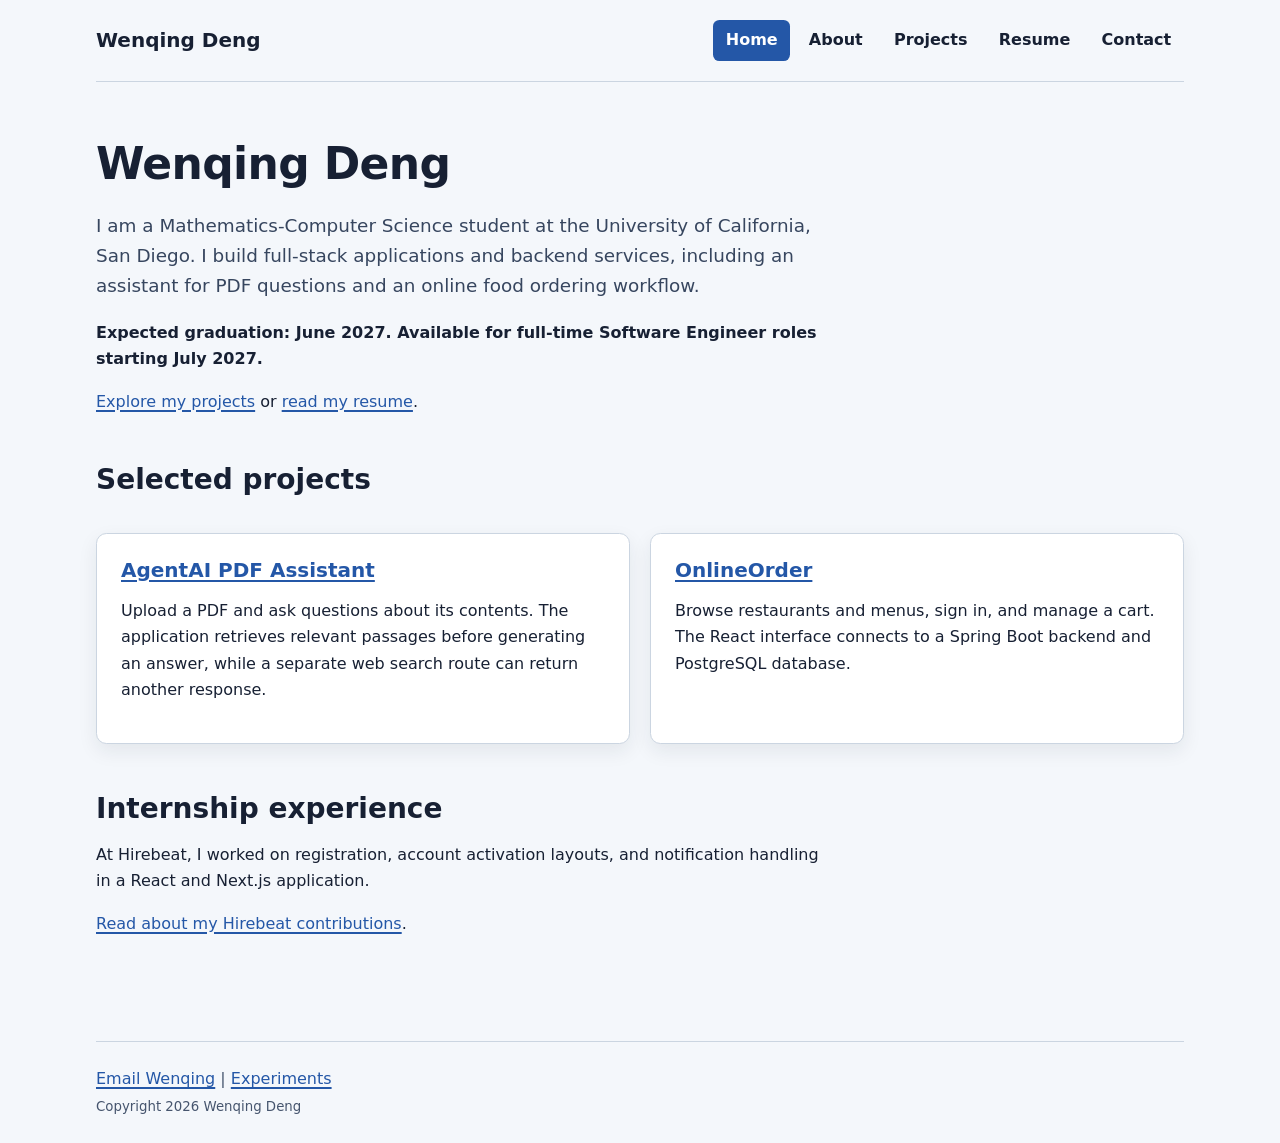
<file: index.html>
<!doctype html>
<html lang="en">
<head>
  <meta charset="utf-8">
  <meta name="viewport" content="width=device-width, initial-scale=1">
  <meta name="description" content="Home in Wenqing Deng's software engineering portfolio.">
  <title>Home | Wenqing Deng</title>
  <link rel="icon" href="assets/images/favicon.svg" type="image/svg+xml">
  <link rel="stylesheet" href="styles/main.css">
</head>
<body>
  <header>
    <p><a href="index.html"><span translate="no">Wenqing Deng</span></a></p>
    <nav aria-label="Main navigation">
      <ul>
        <li><a href="index.html" aria-current="page">Home</a></li>
        <li><a href="about.html">About</a></li>
        <li><a href="projects.html">Projects</a></li>
        <li><a href="resume.html">Resume</a></li>
        <li><a href="contact.html">Contact</a></li>
      </ul>
    </nav>
  </header>
  <main id="main-content">
<h1>Wenqing Deng</h1>
    <p>I am a Mathematics-Computer Science student at the University of California, San Diego.
    I build full-stack applications and backend services, including an assistant for PDF questions and an online food ordering workflow.</p>
    <p><strong>Expected graduation: June 2027. Available for full-time Software Engineer roles starting July 2027.</strong></p>
    <p><a href="projects.html">Explore my projects</a> or <a href="resume.html">read my resume</a>.</p>
    <section aria-labelledby="selected-work">
      <h2 id="selected-work">Selected projects</h2>
      <article>
        <h3><a href="agentai.html">AgentAI PDF Assistant</a></h3>
        <p>Upload a PDF and ask questions about its contents. The application retrieves relevant passages before generating an answer,
        while a separate web search route can return another response.</p>
      </article>
      <article>
        <h3><a href="onlineorder.html">OnlineOrder</a></h3>
        <p>Browse restaurants and menus, sign in, and manage a cart. The React interface connects to a Spring Boot backend and PostgreSQL database.</p>
      </article>
    </section>
    <section aria-labelledby="experience-preview">
      <h2 id="experience-preview">Internship experience</h2>
      <p>At Hirebeat, I worked on registration, account activation layouts, and notification handling in a React and Next.js application.</p>
      <p><a href="about.html#hirebeat">Read about my Hirebeat contributions</a>.</p>
    </section>
  </main>
  <footer>
    <p><a href="mailto:w2deng@ucsd.edu">Email Wenqing</a> | <a href="experiments.html">Experiments</a><br>
    <small>Copyright 2026 Wenqing Deng</small></p>
  </footer>
</body>
</html>
</file>
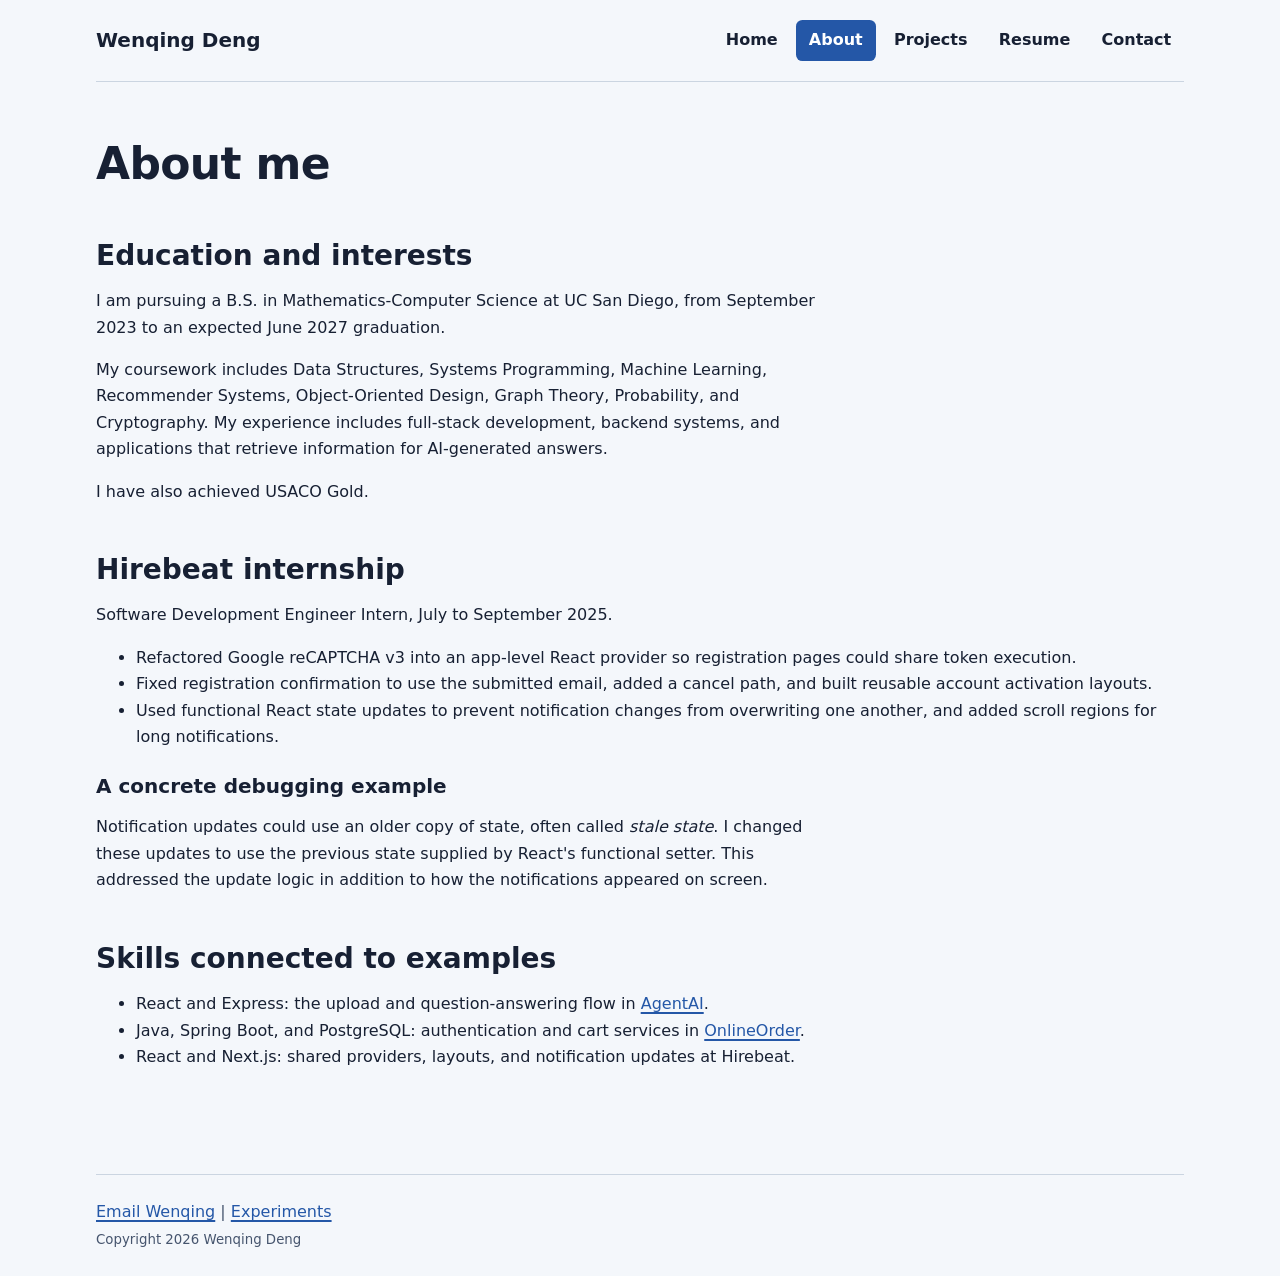
<file: about.html>
<!doctype html>
<html lang="en">
<head>
  <meta charset="utf-8">
  <meta name="viewport" content="width=device-width, initial-scale=1">
  <meta name="description" content="About in Wenqing Deng's software engineering portfolio.">
  <title>About | Wenqing Deng</title>
  <link rel="icon" href="assets/images/favicon.svg" type="image/svg+xml">
  <link rel="stylesheet" href="styles/main.css">
</head>
<body>
  <header>
    <p><a href="index.html"><span translate="no">Wenqing Deng</span></a></p>
    <nav aria-label="Main navigation">
      <ul>
        <li><a href="index.html">Home</a></li>
        <li><a href="about.html" aria-current="page">About</a></li>
        <li><a href="projects.html">Projects</a></li>
        <li><a href="resume.html">Resume</a></li>
        <li><a href="contact.html">Contact</a></li>
      </ul>
    </nav>
  </header>
  <main id="main-content">
<h1>About me</h1>
    <section aria-labelledby="education">
      <h2 id="education">Education and interests</h2>
      <p>I am pursuing a B.S. in Mathematics-Computer Science at UC San Diego, from September 2023 to an expected June 2027 graduation.</p>
      <p>My coursework includes Data Structures, Systems Programming, Machine Learning, Recommender Systems,
      Object-Oriented Design, Graph Theory, Probability, and Cryptography. My experience includes full-stack development,
      backend systems, and applications that retrieve information for AI-generated answers.</p>
      <p>I have also achieved USACO Gold.</p>
    </section>
    <section aria-labelledby="hirebeat">
      <h2 id="hirebeat">Hirebeat internship</h2>
      <p>Software Development Engineer Intern, July to September 2025.</p>
      <ul>
        <li>Refactored Google reCAPTCHA v3 into an app-level React provider so registration pages could share token execution.</li>
        <li>Fixed registration confirmation to use the submitted email, added a cancel path, and built reusable account activation layouts.</li>
        <li>Used functional React state updates to prevent notification changes from overwriting one another, and added scroll regions for long notifications.</li>
      </ul>
      <h3>A concrete debugging example</h3>
      <p>Notification updates could use an older copy of state, often called <i>stale state</i>.
      I changed these updates to use the previous state supplied by React's functional setter.
      This addressed the update logic in addition to how the notifications appeared on screen.</p>
    </section>
    <section aria-labelledby="skills">
      <h2 id="skills">Skills connected to examples</h2>
      <ul>
        <li>React and Express: the upload and question-answering flow in <a href="agentai.html">AgentAI</a>.</li>
        <li>Java, Spring Boot, and PostgreSQL: authentication and cart services in <a href="onlineorder.html">OnlineOrder</a>.</li>
        <li>React and Next.js: shared providers, layouts, and notification updates at Hirebeat.</li>
      </ul>
    </section>
  </main>
  <footer>
    <p><a href="mailto:w2deng@ucsd.edu">Email Wenqing</a> | <a href="experiments.html">Experiments</a><br>
    <small>Copyright 2026 Wenqing Deng</small></p>
  </footer>
</body>
</html>
</file>
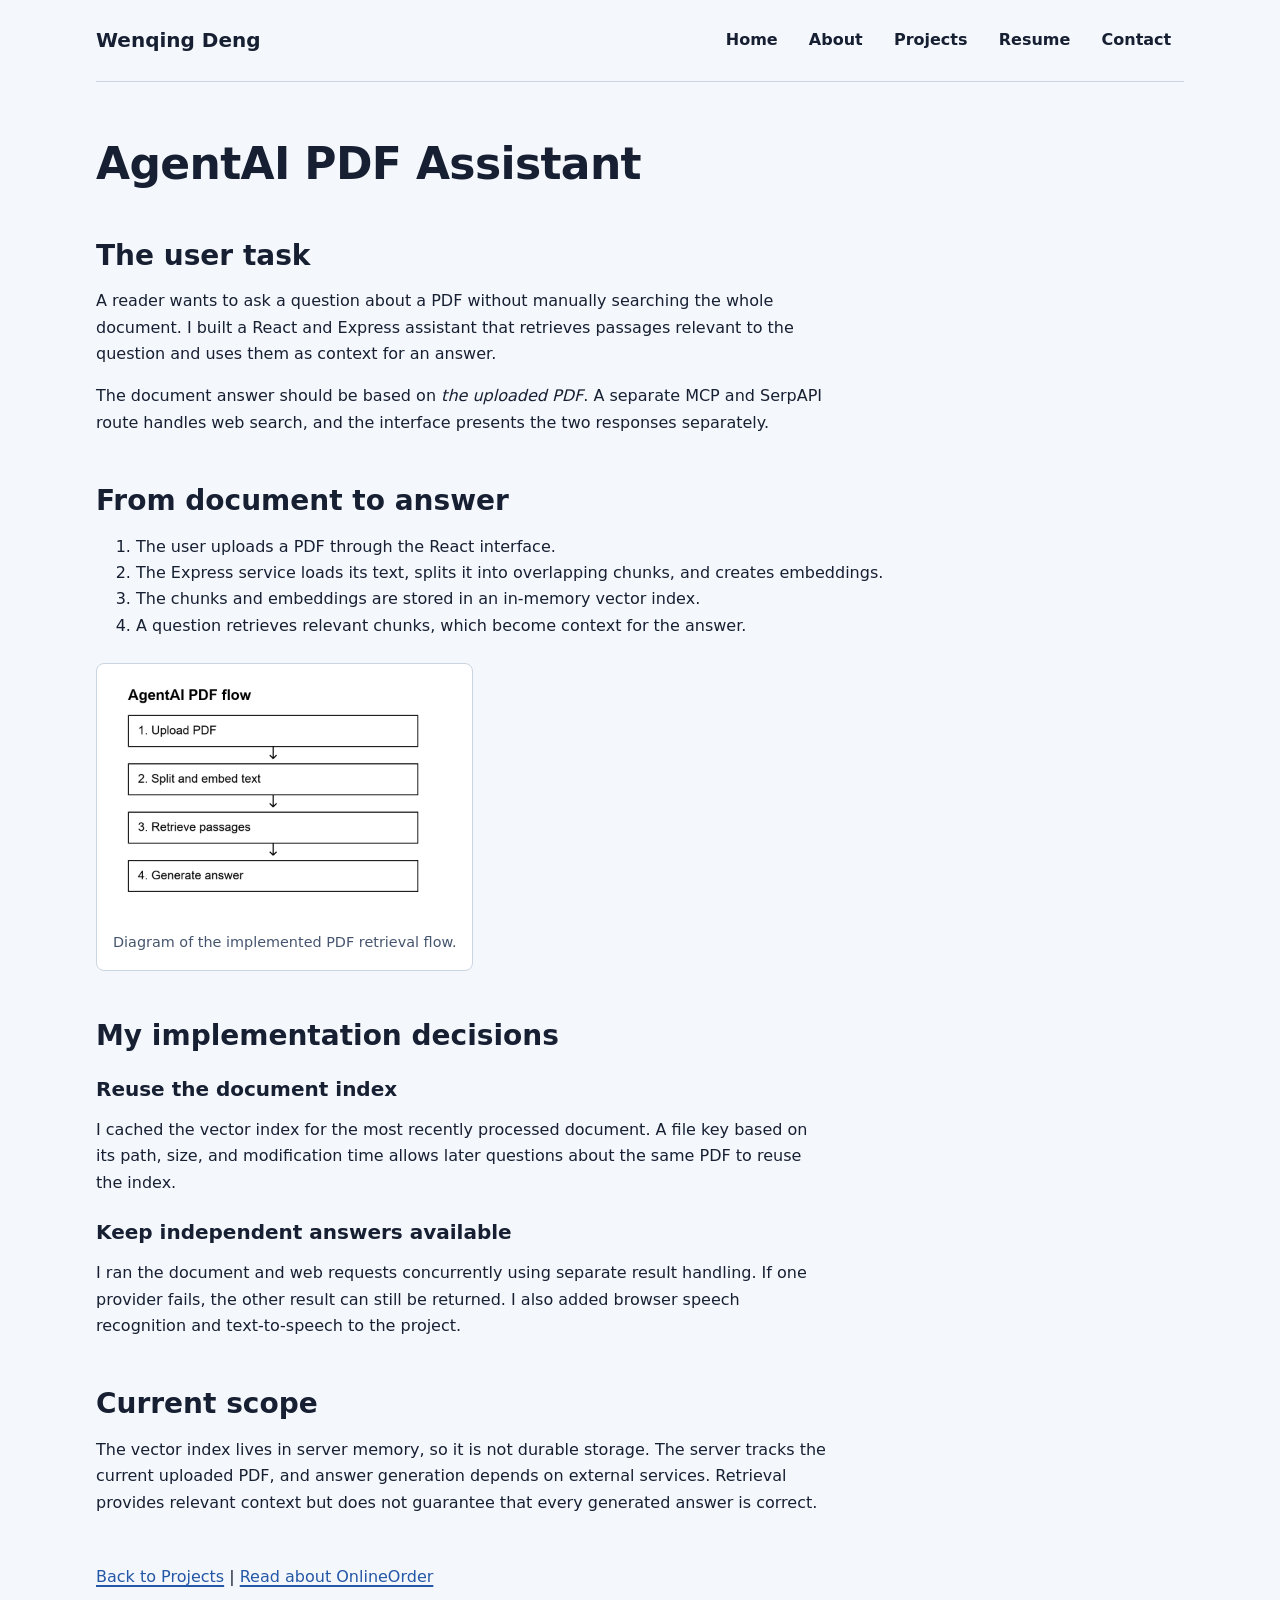
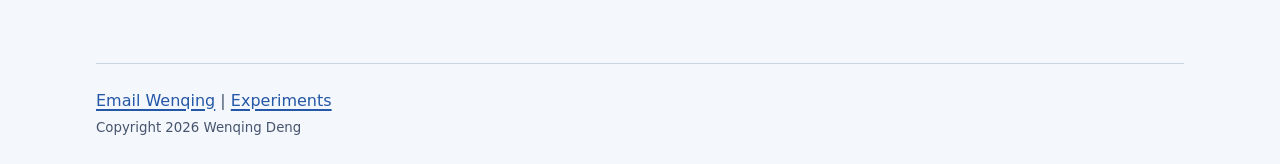
<file: agentai.html>
<!doctype html>
<html lang="en">
<head>
  <meta charset="utf-8">
  <meta name="viewport" content="width=device-width, initial-scale=1">
  <meta name="description" content="AgentAI PDF Assistant in Wenqing Deng's software engineering portfolio.">
  <title>AgentAI PDF Assistant | Wenqing Deng</title>
  <link rel="icon" href="assets/images/favicon.svg" type="image/svg+xml">
  <link rel="stylesheet" href="styles/main.css">
</head>
<body>
  <header>
    <p><a href="index.html"><span translate="no">Wenqing Deng</span></a></p>
    <nav aria-label="Main navigation">
      <ul>
        <li><a href="index.html">Home</a></li>
        <li><a href="about.html">About</a></li>
        <li><a href="projects.html">Projects</a></li>
        <li><a href="resume.html">Resume</a></li>
        <li><a href="contact.html">Contact</a></li>
      </ul>
    </nav>
  </header>
  <main id="main-content">
<h1>AgentAI PDF Assistant</h1>
    <section aria-labelledby="agentai-problem">
      <h2 id="agentai-problem">The user task</h2>
      <p>A reader wants to ask a question about a PDF without manually searching the whole document.
      I built a React and Express assistant that retrieves passages relevant to the question and uses them as context for an answer.</p>
      <p>The document answer should be based on <em>the uploaded PDF</em>. A separate MCP and SerpAPI route handles web search,
      and the interface presents the two responses separately.</p>
    </section>
    <section aria-labelledby="agentai-flow">
      <h2 id="agentai-flow">From document to answer</h2>
      <ol>
        <li>The user uploads a PDF through the React interface.</li>
        <li>The Express service loads its text, splits it into overlapping chunks, and creates embeddings.</li>
        <li>The chunks and embeddings are stored in an in-memory vector index.</li>
        <li>A question retrieves relevant chunks, which become context for the answer.</li>
      </ol>
      <figure>
        <picture>
          <source srcset="assets/images/agentai-flow.webp" type="image/webp">
          <img src="assets/images/agentai-flow.png" width="320" height="240"
               alt="AgentAI flow: upload a PDF, split and embed its text, retrieve passages, then generate an answer.">
        </picture>
        <figcaption>Diagram of the implemented PDF retrieval flow.</figcaption>
      </figure>
    </section>
    <section aria-labelledby="agentai-decisions">
      <h2 id="agentai-decisions">My implementation decisions</h2>
      <h3>Reuse the document index</h3>
      <p>I cached the vector index for the most recently processed document.
      A file key based on its path, size, and modification time allows later questions about the same PDF to reuse the index.</p>
      <h3>Keep independent answers available</h3>
      <p>I ran the document and web requests concurrently using separate result handling.
      If one provider fails, the other result can still be returned. I also added browser speech recognition and text-to-speech to the project.</p>
    </section>
    <section aria-labelledby="agentai-limits">
      <h2 id="agentai-limits">Current scope</h2>
      <p>The vector index lives in server memory, so it is not durable storage. The server tracks the current uploaded PDF,
      and answer generation depends on external services. Retrieval provides relevant context but does not guarantee that every generated answer is correct.</p>
    </section>
    <p><a href="projects.html">Back to Projects</a> | <a href="onlineorder.html">Read about OnlineOrder</a></p>
  </main>
  <footer>
    <p><a href="mailto:w2deng@ucsd.edu">Email Wenqing</a> | <a href="experiments.html">Experiments</a><br>
    <small>Copyright 2026 Wenqing Deng</small></p>
  </footer>
</body>
</html>
</file>
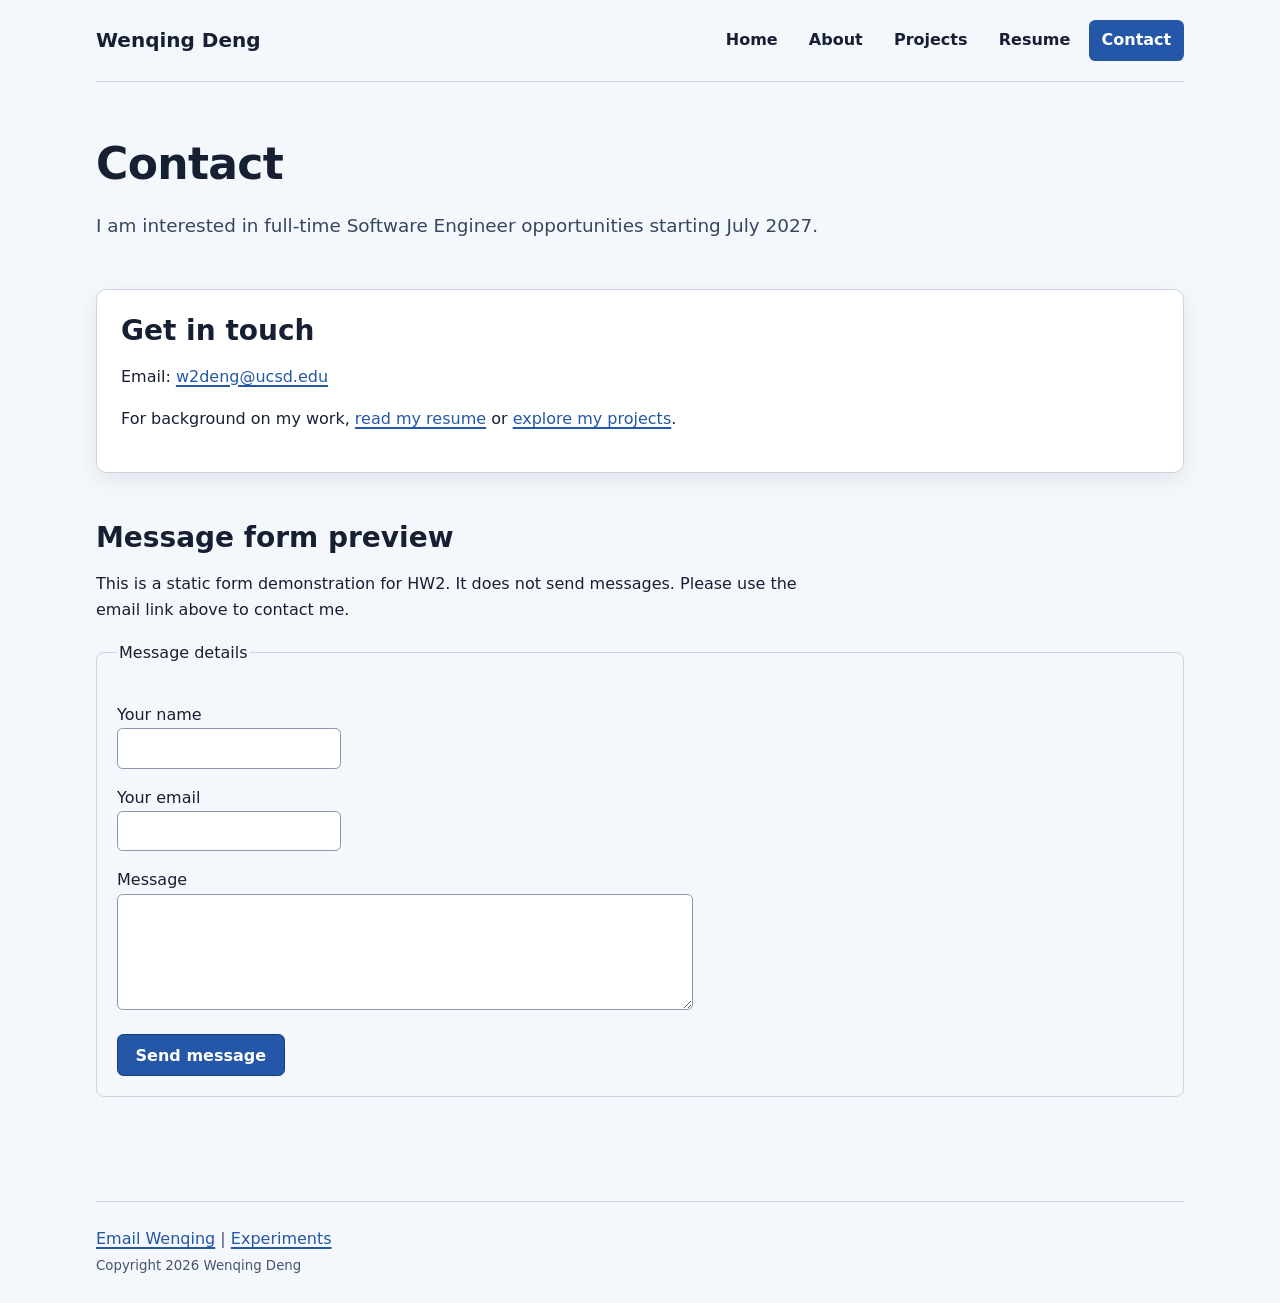
<file: contact.html>
<!doctype html>
<html lang="en">
<head>
  <meta charset="utf-8">
  <meta name="viewport" content="width=device-width, initial-scale=1">
  <meta name="description" content="Contact in Wenqing Deng's software engineering portfolio.">
  <title>Contact | Wenqing Deng</title>
  <link rel="icon" href="assets/images/favicon.svg" type="image/svg+xml">
  <link rel="stylesheet" href="styles/main.css">
</head>
<body>
  <header>
    <p><a href="index.html"><span translate="no">Wenqing Deng</span></a></p>
    <nav aria-label="Main navigation">
      <ul>
        <li><a href="index.html">Home</a></li>
        <li><a href="about.html">About</a></li>
        <li><a href="projects.html">Projects</a></li>
        <li><a href="resume.html">Resume</a></li>
        <li><a href="contact.html" aria-current="page">Contact</a></li>
      </ul>
    </nav>
  </header>
  <main id="main-content">
<h1>Contact</h1>
    <p>I am interested in full-time Software Engineer opportunities starting July 2027.</p>
    <div role="group" aria-labelledby="contact-links">
      <h2 id="contact-links">Get in touch</h2>
      <p>Email: <a href="mailto:w2deng@ucsd.edu">w2deng@ucsd.edu</a></p>
      <p>For background on my work, <a href="resume.html">read my resume</a> or <a href="projects.html">explore my projects</a>.</p>
    </div>
    <section aria-labelledby="message-preview">
      <h2 id="message-preview">Message form preview</h2>
      <p id="form-note">This is a static form demonstration for HW2. It does not send messages. Please use the email link above to contact me.</p>
      <form aria-describedby="form-note">
        <fieldset disabled>
          <legend>Message details</legend>
          <p><label for="sender-name">Your name</label><br>
          <input id="sender-name" name="name" type="text" autocomplete="name"></p>
          <p><label for="sender-email">Your email</label><br>
          <input id="sender-email" name="email" type="email" autocomplete="email"></p>
          <p><label for="message">Message</label><br>
          <textarea id="message" name="message" rows="5" cols="30"></textarea></p>
          <button type="button">Send message</button>
        </fieldset>
      </form>
    </section>
  </main>
  <footer>
    <p><a href="mailto:w2deng@ucsd.edu">Email Wenqing</a> | <a href="experiments.html">Experiments</a><br>
    <small>Copyright 2026 Wenqing Deng</small></p>
  </footer>
</body>
</html>
</file>
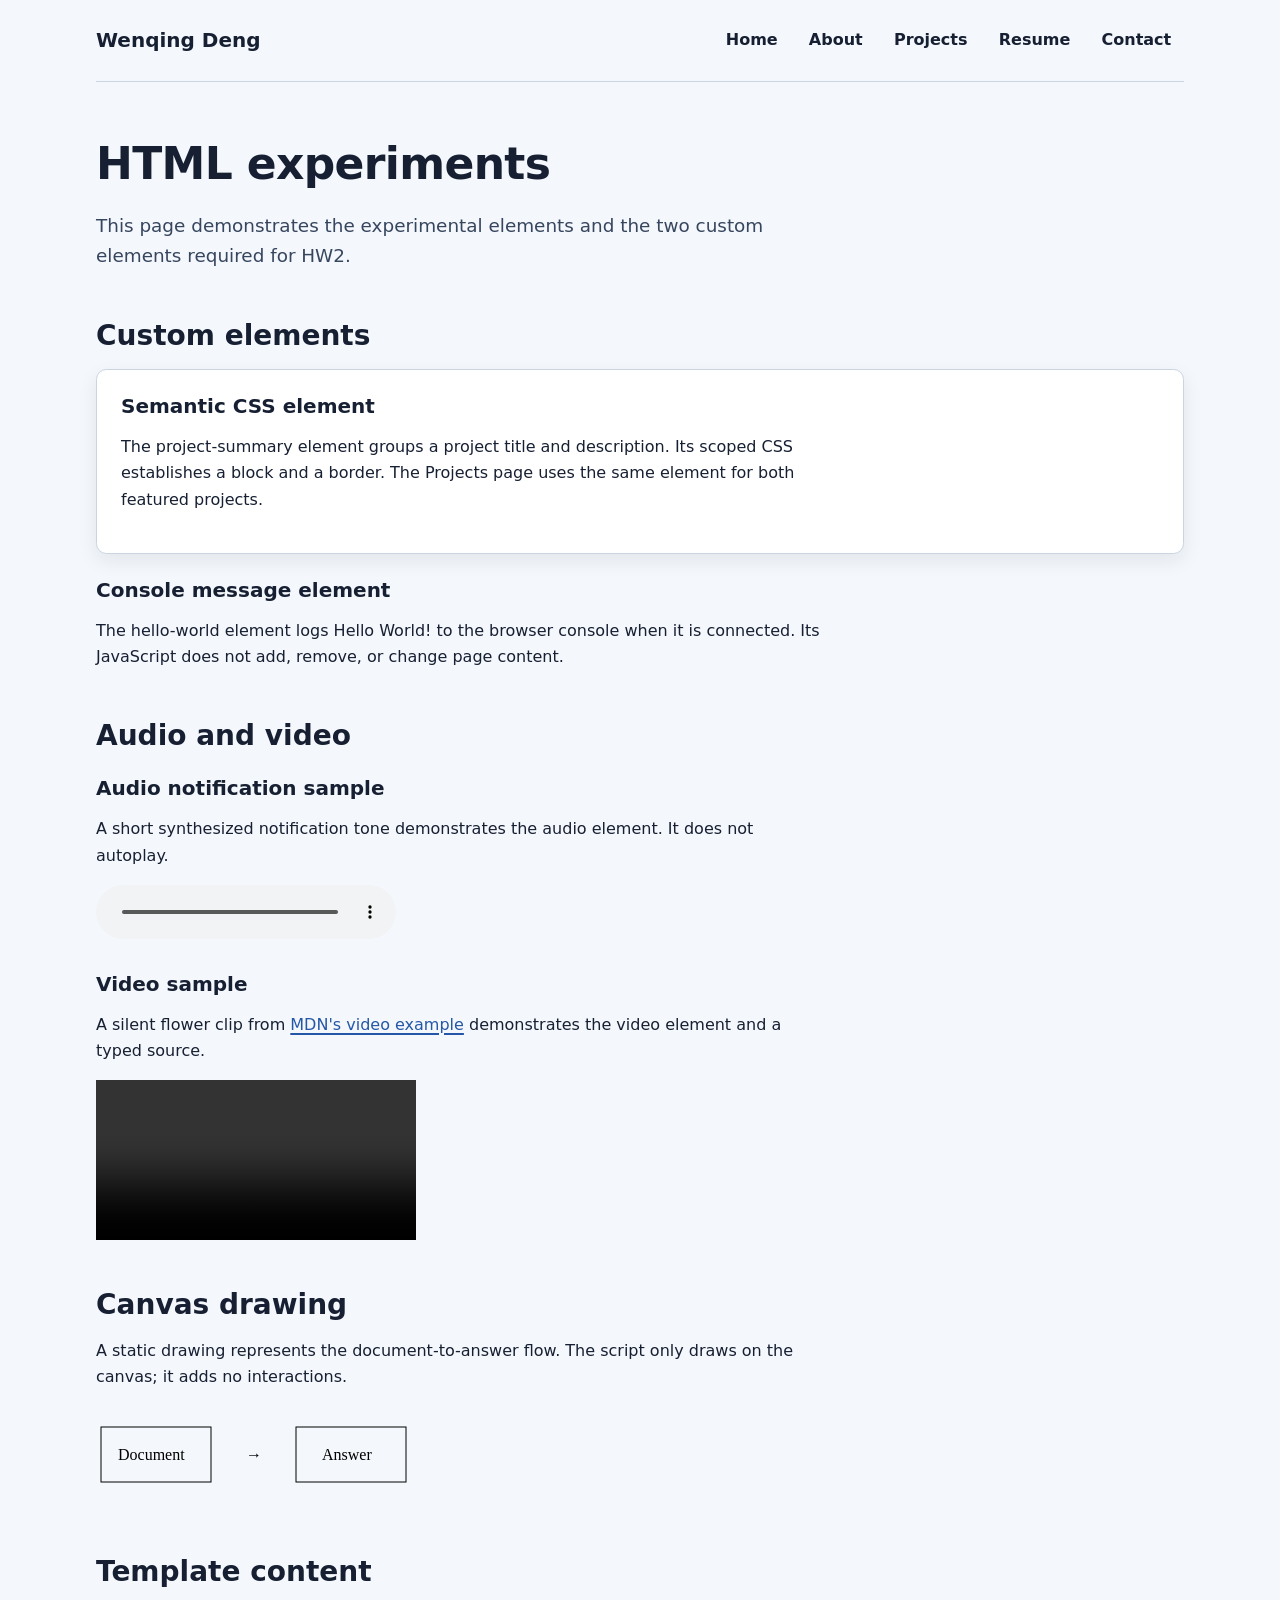
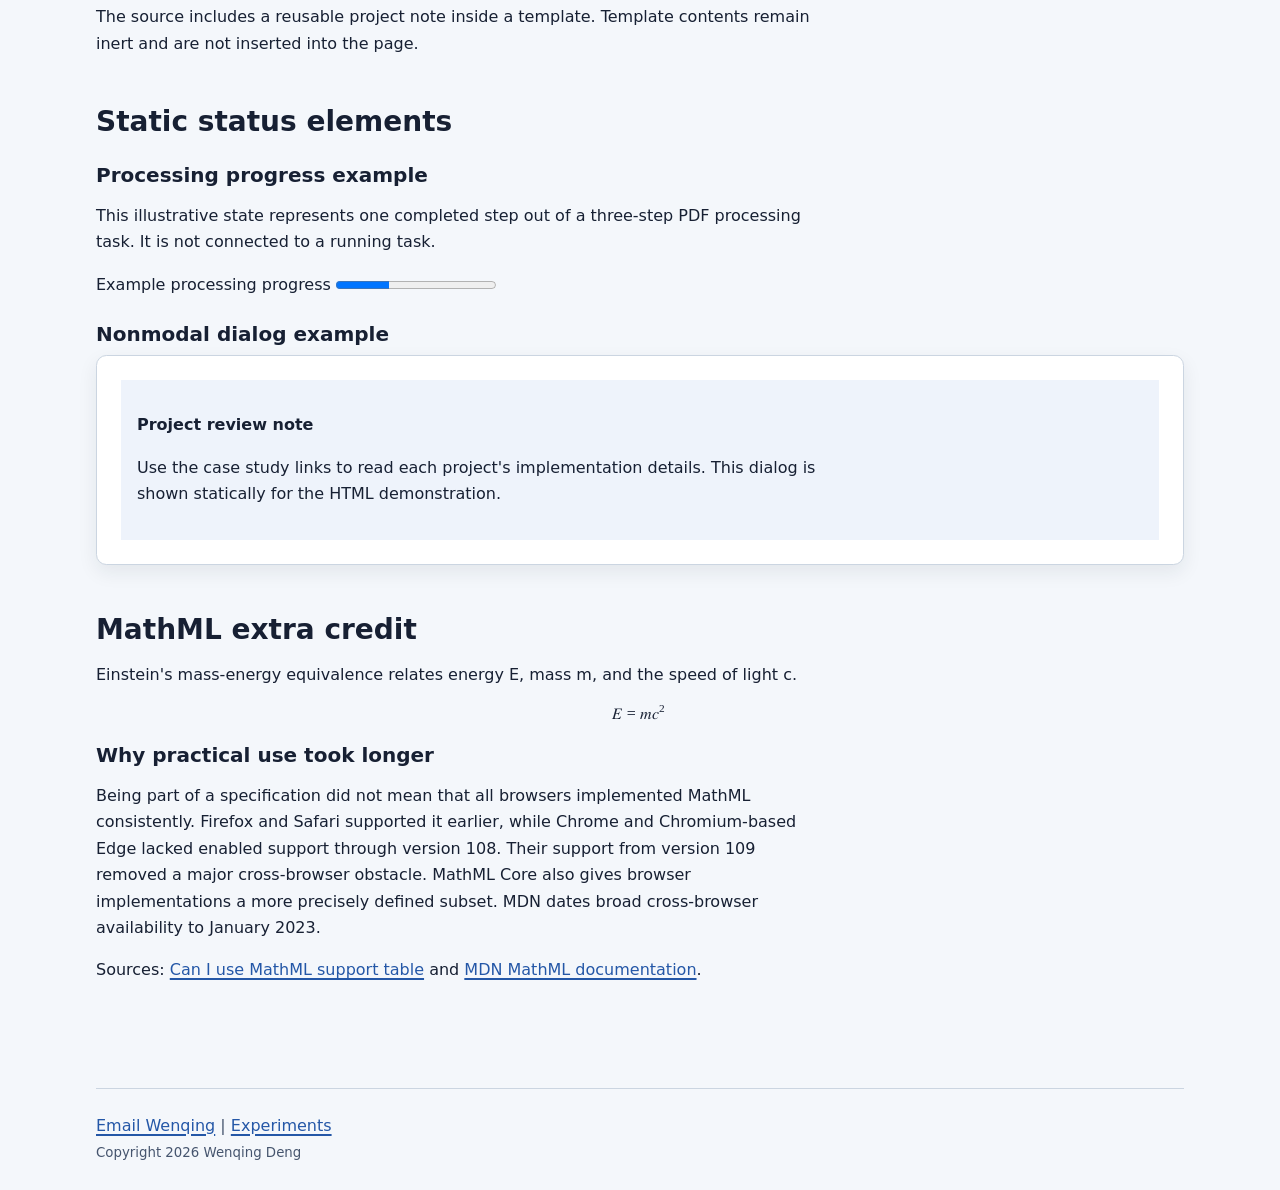
<file: experiments.html>
<!doctype html>
<html lang="en">
<head>
  <meta charset="utf-8">
  <meta name="viewport" content="width=device-width, initial-scale=1">
  <meta name="description" content="HTML Experiments in Wenqing Deng's software engineering portfolio.">
  <title>HTML Experiments | Wenqing Deng</title>
  <link rel="icon" href="assets/images/favicon.svg" type="image/svg+xml">
  <link rel="stylesheet" href="styles/main.css">
</head>
<body>
  <header>
    <p><a href="index.html"><span translate="no">Wenqing Deng</span></a></p>
    <nav aria-label="Main navigation">
      <ul>
        <li><a href="index.html">Home</a></li>
        <li><a href="about.html">About</a></li>
        <li><a href="projects.html">Projects</a></li>
        <li><a href="resume.html">Resume</a></li>
        <li><a href="contact.html">Contact</a></li>
      </ul>
    </nav>
  </header>
  <main id="main-content">
<h1>HTML experiments</h1>
    <p>This page demonstrates the experimental elements and the two custom elements required for HW2.</p>
    <section aria-labelledby="custom-elements">
      <h2 id="custom-elements">Custom elements</h2>
      <project-summary>
        <h3>Semantic CSS element</h3>
        <p>The project-summary element groups a project title and description. Its scoped CSS establishes a block and a border.
        The Projects page uses the same element for both featured projects.</p>
      </project-summary>
      <h3>Console message element</h3>
      <p>The hello-world element logs Hello World! to the browser console when it is connected.
      Its JavaScript does not add, remove, or change page content.</p>
      <hello-world></hello-world>
      <script>
        class HelloWorld extends HTMLElement {
          connectedCallback() {
            console.log("Hello World!");
          }
        }
        customElements.define("hello-world", HelloWorld);
      </script>
    </section>
    <section aria-labelledby="media-examples">
      <h2 id="media-examples">Audio and video</h2>
      <h3>Audio notification sample</h3>
      <p>A short synthesized notification tone demonstrates the audio element. It does not autoplay.</p>
      <audio controls preload="metadata">
        <source src="assets/media/notification.wav" type="audio/wav">
        <a href="assets/media/notification.wav">Download the notification tone</a>.
      </audio>
      <h3>Video sample</h3>
      <p>A silent flower clip from <a href="https://developer.mozilla.org/en-US/docs/Web/HTML/Reference/Elements/video">MDN's video example</a>
      demonstrates the video element and a typed source.</p>
      <video controls width="320" preload="metadata">
        <source src="https://developer.mozilla.org/shared-assets/videos/flower.mp4" type="video/mp4">
        <track kind="captions" src="assets/media/flower-captions.vtt" srclang="en" label="English" default>
        <a href="https://developer.mozilla.org/shared-assets/videos/flower.mp4">Open the flower video</a>.
      </video>
    </section>
    <section aria-labelledby="canvas-example">
      <h2 id="canvas-example">Canvas drawing</h2>
      <p>A static drawing represents the document-to-answer flow. The script only draws on the canvas; it adds no interactions.</p>
      <canvas id="flow-canvas" width="320" height="100" role="img" aria-label="A document leads to an answer">
        A document is processed to produce an answer.
      </canvas>
      <script>
        const context = document.getElementById("flow-canvas").getContext("2d");
        context.strokeRect(5, 20, 110, 55);
        context.strokeRect(200, 20, 110, 55);
        context.font = "16px serif";
        context.fillText("Document", 22, 53);
        context.fillText("Answer", 226, 53);
        context.fillText("→", 150, 53);
      </script>
      <noscript><p>The canvas drawing and console message need the permitted demonstration scripts.
      All portfolio text and navigation remain available without JavaScript.</p></noscript>
    </section>
    <section aria-labelledby="template-example">
      <h2 id="template-example">Template content</h2>
      <p>The source includes a reusable project note inside a template. Template contents remain inert and are not inserted into the page.</p>
      <template id="project-note-template">
        <article>
          <h3>Project note</h3>
          <p>A future project note can describe a problem, its implementation, and the result.</p>
        </article>
      </template>
    </section>
    <section aria-labelledby="static-state">
      <h2 id="static-state">Static status elements</h2>
      <h3>Processing progress example</h3>
      <p>This illustrative state represents one completed step out of a three-step PDF processing task. It is not connected to a running task.</p>
      <label for="processing-progress">Example processing progress</label>
      <progress id="processing-progress" value="1" max="3">1 of 3 steps</progress>
      <h3>Nonmodal dialog example</h3>
      <project-summary>
        <dialog open aria-labelledby="review-note">
          <p id="review-note"><strong>Project review note</strong></p>
          <p>Use the case study links to read each project's implementation details. This dialog is shown statically for the HTML demonstration.</p>
        </dialog>
      </project-summary>
    </section>
    <section aria-labelledby="mathml-example">
      <h2 id="mathml-example">MathML extra credit</h2>
      <p>Einstein's mass-energy equivalence relates energy E, mass m, and the speed of light c.</p>
      <math xmlns="http://www.w3.org/1998/Math/MathML" display="block">
        <mrow><mi>E</mi><mo>=</mo><mi>m</mi><msup><mi>c</mi><mn>2</mn></msup></mrow>
      </math>
      <h3>Why practical use took longer</h3>
      <p>Being part of a specification did not mean that all browsers implemented MathML consistently.
      Firefox and Safari supported it earlier, while Chrome and Chromium-based Edge lacked enabled support through version 108.
      Their support from version 109 removed a major cross-browser obstacle.
      MathML Core also gives browser implementations a more precisely defined subset.
      MDN dates broad cross-browser availability to January 2023.</p>
      <p>Sources: <a href="https://caniuse.com/mathml">Can I use MathML support table</a> and
      <a href="https://developer.mozilla.org/en-US/docs/Web/MathML">MDN MathML documentation</a>.</p>
    </section>
  </main>
  <footer>
    <p><a href="mailto:w2deng@ucsd.edu">Email Wenqing</a> | <a href="experiments.html">Experiments</a><br>
    <small>Copyright 2026 Wenqing Deng</small></p>
  </footer>
</body>
</html>
</file>
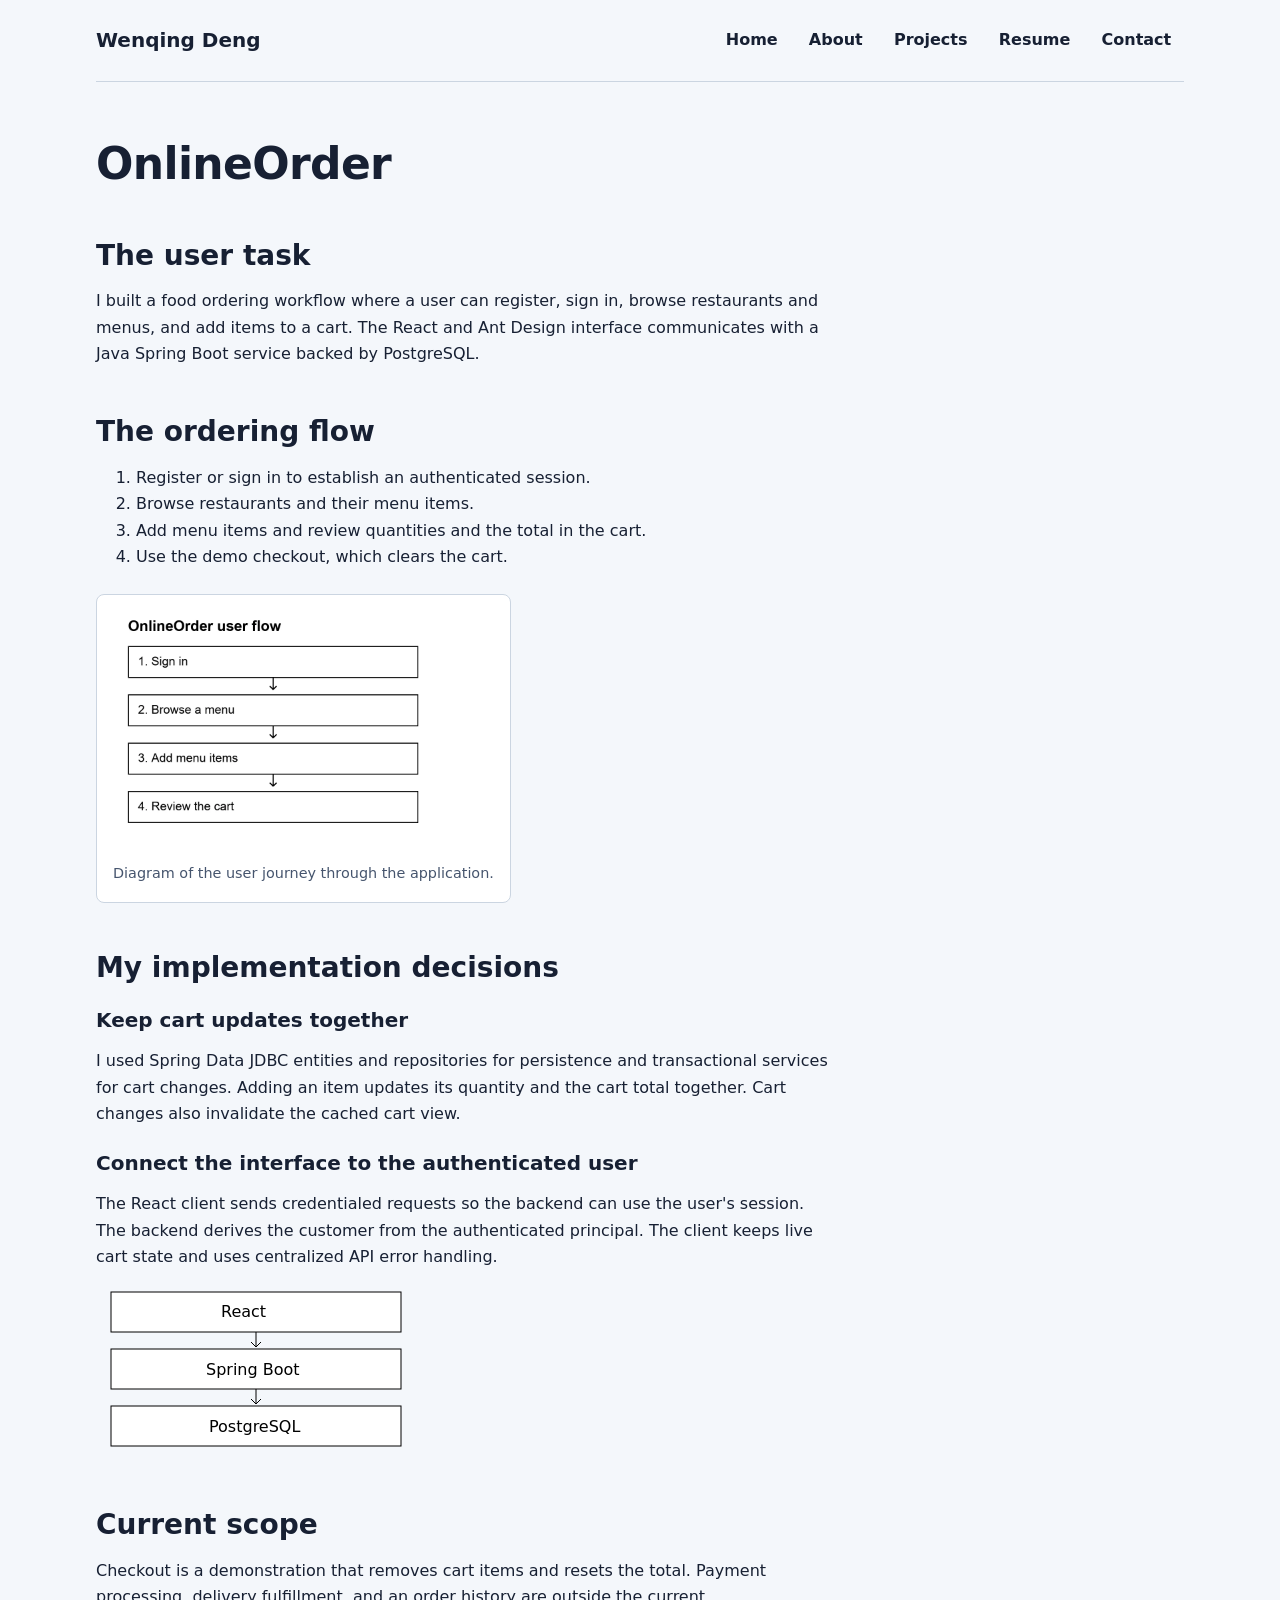
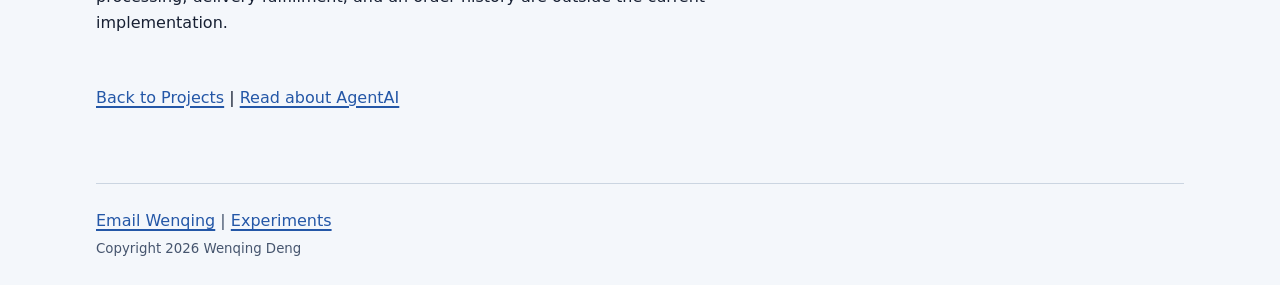
<file: onlineorder.html>
<!doctype html>
<html lang="en">
<head>
  <meta charset="utf-8">
  <meta name="viewport" content="width=device-width, initial-scale=1">
  <meta name="description" content="OnlineOrder in Wenqing Deng's software engineering portfolio.">
  <title>OnlineOrder | Wenqing Deng</title>
  <link rel="icon" href="assets/images/favicon.svg" type="image/svg+xml">
  <link rel="stylesheet" href="styles/main.css">
</head>
<body>
  <header>
    <p><a href="index.html"><span translate="no">Wenqing Deng</span></a></p>
    <nav aria-label="Main navigation">
      <ul>
        <li><a href="index.html">Home</a></li>
        <li><a href="about.html">About</a></li>
        <li><a href="projects.html">Projects</a></li>
        <li><a href="resume.html">Resume</a></li>
        <li><a href="contact.html">Contact</a></li>
      </ul>
    </nav>
  </header>
  <main id="main-content">
<h1>OnlineOrder</h1>
    <section aria-labelledby="order-problem">
      <h2 id="order-problem">The user task</h2>
      <p>I built a food ordering workflow where a user can register, sign in, browse restaurants and menus,
      and add items to a cart. The React and Ant Design interface communicates with a Java Spring Boot service backed by PostgreSQL.</p>
    </section>
    <section aria-labelledby="order-flow">
      <h2 id="order-flow">The ordering flow</h2>
      <ol>
        <li>Register or sign in to establish an authenticated session.</li>
        <li>Browse restaurants and their menu items.</li>
        <li>Add menu items and review quantities and the total in the cart.</li>
        <li>Use the demo checkout, which clears the cart.</li>
      </ol>
      <figure>
        <picture>
          <source srcset="assets/images/onlineorder-flow.webp" type="image/webp">
          <img src="assets/images/onlineorder-flow.png" width="320" height="240"
               alt="OnlineOrder flow: sign in, browse a menu, add an item, and review the cart.">
        </picture>
        <figcaption>Diagram of the user journey through the application.</figcaption>
      </figure>
    </section>
    <section aria-labelledby="order-decisions">
      <h2 id="order-decisions">My implementation decisions</h2>
      <h3>Keep cart updates together</h3>
      <p>I used Spring Data JDBC entities and repositories for persistence and transactional services for cart changes.
      Adding an item updates its quantity and the cart total together. Cart changes also invalidate the cached cart view.</p>
      <h3>Connect the interface to the authenticated user</h3>
      <p>The React client sends credentialed requests so the backend can use the user's session.
      The backend derives the customer from the authenticated principal. The client keeps live cart state and uses centralized API error handling.</p>
      <svg xmlns="http://www.w3.org/2000/svg" width="320" height="165" viewBox="0 0 320 165"
           role="img" aria-labelledby="order-diagram-title order-diagram-desc">
        <title id="order-diagram-title">OnlineOrder application layers</title>
        <desc id="order-diagram-desc">React sends requests to Spring Boot, which reads and writes PostgreSQL data.</desc>
        <rect x="15" y="5" width="290" height="40" fill="white" stroke="black"></rect>
        <text x="125" y="30">React</text>
        <path d="M160 45 V60 M155 55 L160 60 L165 55" fill="none" stroke="black"></path>
        <rect x="15" y="62" width="290" height="40" fill="white" stroke="black"></rect>
        <text x="110" y="88">Spring Boot</text>
        <path d="M160 102 V117 M155 112 L160 117 L165 112" fill="none" stroke="black"></path>
        <rect x="15" y="119" width="290" height="40" fill="white" stroke="black"></rect>
        <text x="113" y="145">PostgreSQL</text>
      </svg>
    </section>
    <section aria-labelledby="order-limits">
      <h2 id="order-limits">Current scope</h2>
      <p>Checkout is a demonstration that removes cart items and resets the total. Payment processing,
      delivery fulfillment, and an order history are outside the current implementation.</p>
    </section>
    <p><a href="projects.html">Back to Projects</a> | <a href="agentai.html">Read about AgentAI</a></p>
  </main>
  <footer>
    <p><a href="mailto:w2deng@ucsd.edu">Email Wenqing</a> | <a href="experiments.html">Experiments</a><br>
    <small>Copyright 2026 Wenqing Deng</small></p>
  </footer>
</body>
</html>
</file>
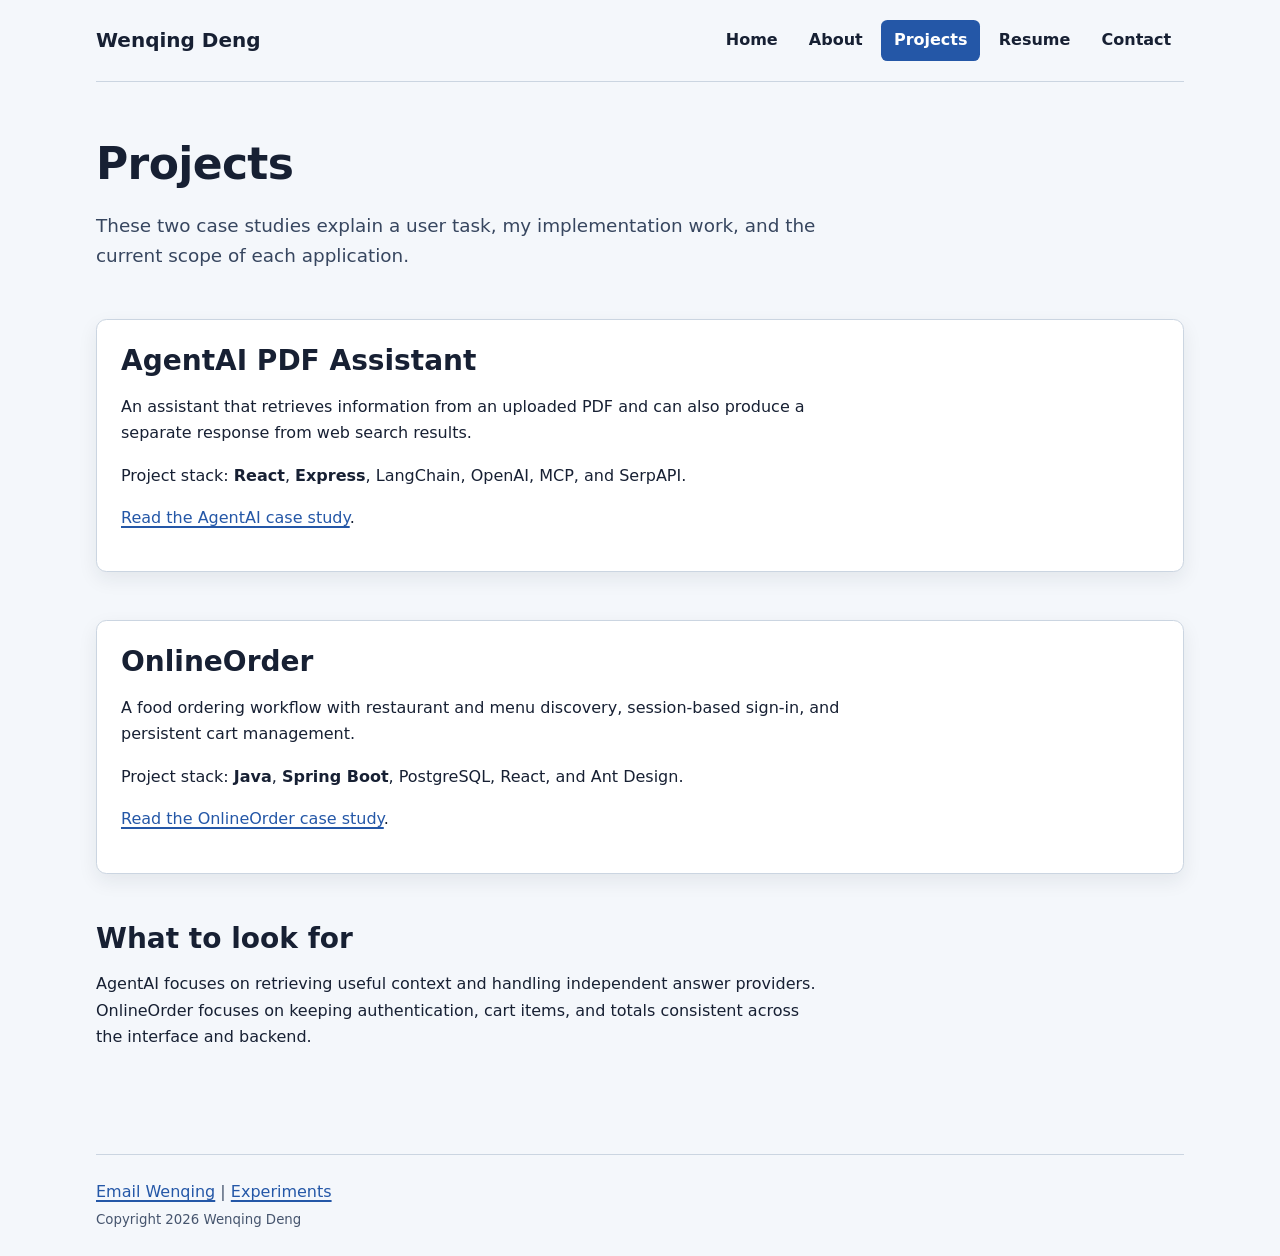
<file: projects.html>
<!doctype html>
<html lang="en">
<head>
  <meta charset="utf-8">
  <meta name="viewport" content="width=device-width, initial-scale=1">
  <meta name="description" content="Projects in Wenqing Deng's software engineering portfolio.">
  <title>Projects | Wenqing Deng</title>
  <link rel="icon" href="assets/images/favicon.svg" type="image/svg+xml">
  <link rel="stylesheet" href="styles/main.css">
</head>
<body>
  <header>
    <p><a href="index.html"><span translate="no">Wenqing Deng</span></a></p>
    <nav aria-label="Main navigation">
      <ul>
        <li><a href="index.html">Home</a></li>
        <li><a href="about.html">About</a></li>
        <li><a href="projects.html" aria-current="page">Projects</a></li>
        <li><a href="resume.html">Resume</a></li>
        <li><a href="contact.html">Contact</a></li>
      </ul>
    </nav>
  </header>
  <main id="main-content">
<h1>Projects</h1>
    <p>These two case studies explain a user task, my implementation work, and the current scope of each application.</p>
    <article aria-labelledby="agentai-preview">
      <project-summary>
        <h2 id="agentai-preview">AgentAI PDF Assistant</h2>
        <p>An assistant that retrieves information from an uploaded PDF and can also produce a separate response from web search results.</p>
        <p>Project stack: <b>React</b>, <b>Express</b>, LangChain, OpenAI, MCP, and SerpAPI.</p>
        <p><a href="agentai.html">Read the AgentAI case study</a>.</p>
      </project-summary>
    </article>
    <article aria-labelledby="onlineorder-preview">
      <project-summary>
        <h2 id="onlineorder-preview">OnlineOrder</h2>
        <p>A food ordering workflow with restaurant and menu discovery, session-based sign-in, and persistent cart management.</p>
        <p>Project stack: <b>Java</b>, <b>Spring Boot</b>, PostgreSQL, React, and Ant Design.</p>
        <p><a href="onlineorder.html">Read the OnlineOrder case study</a>.</p>
      </project-summary>
    </article>
    <section aria-labelledby="reading-guide">
      <h2 id="reading-guide">What to look for</h2>
      <p>AgentAI focuses on retrieving useful context and handling independent answer providers.
      OnlineOrder focuses on keeping authentication, cart items, and totals consistent across the interface and backend.</p>
    </section>
  </main>
  <footer>
    <p><a href="mailto:w2deng@ucsd.edu">Email Wenqing</a> | <a href="experiments.html">Experiments</a><br>
    <small>Copyright 2026 Wenqing Deng</small></p>
  </footer>
</body>
</html>
</file>
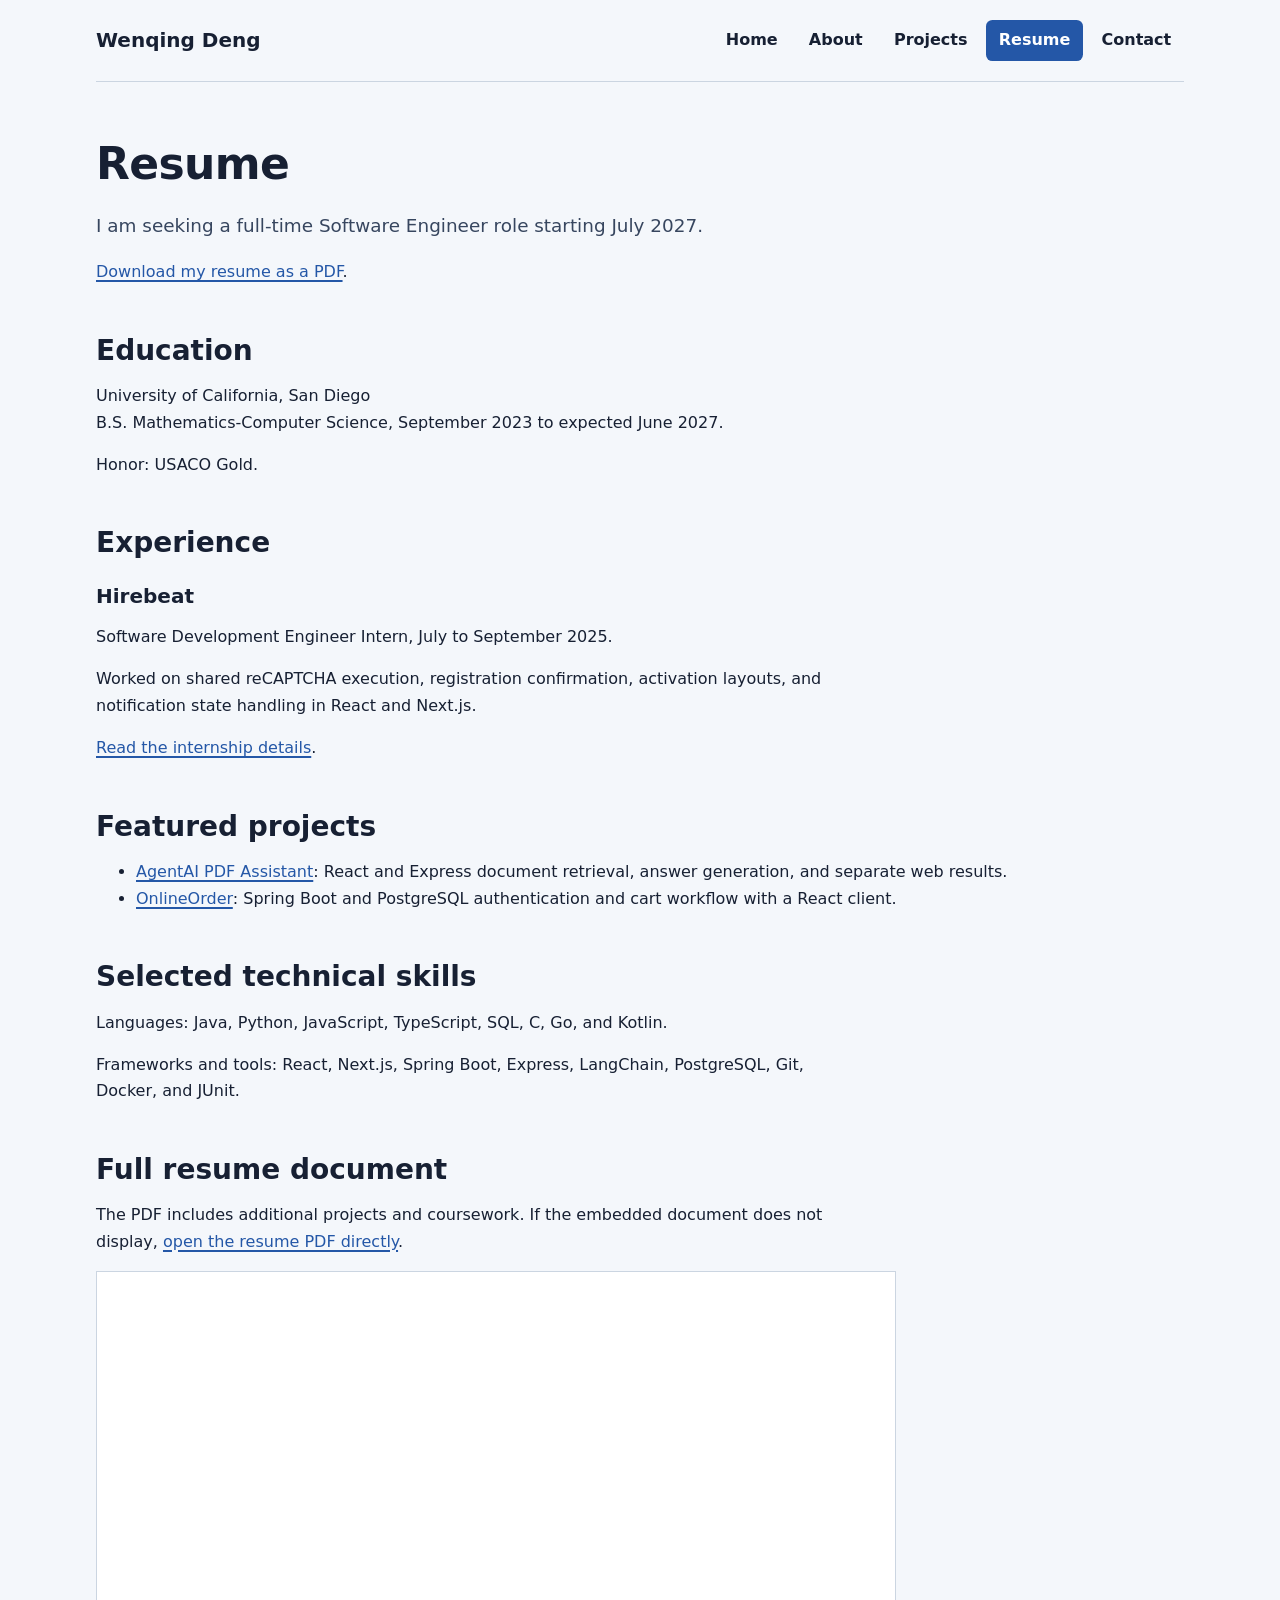
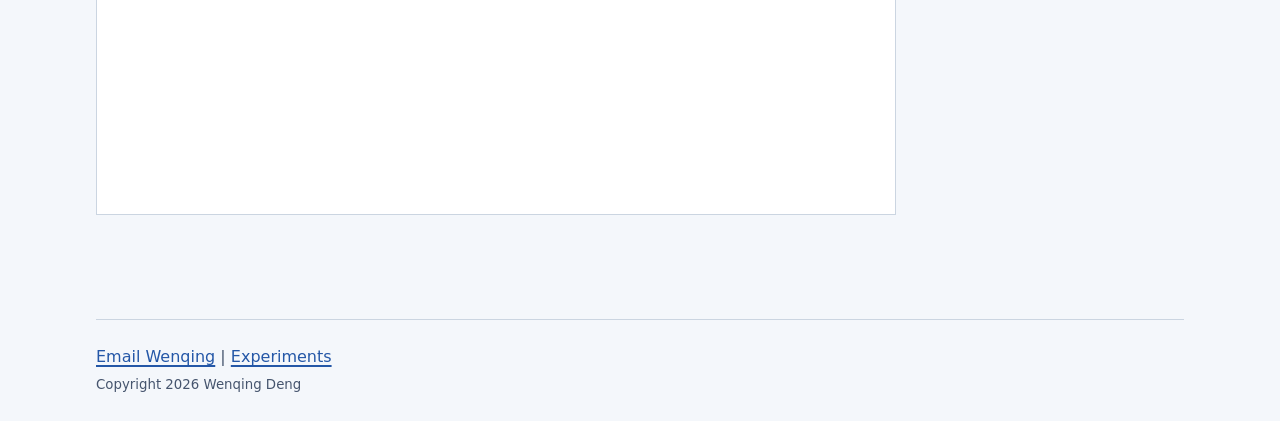
<file: resume.html>
<!doctype html>
<html lang="en">
<head>
  <meta charset="utf-8">
  <meta name="viewport" content="width=device-width, initial-scale=1">
  <meta name="description" content="Resume in Wenqing Deng's software engineering portfolio.">
  <title>Resume | Wenqing Deng</title>
  <link rel="icon" href="assets/images/favicon.svg" type="image/svg+xml">
  <link rel="stylesheet" href="styles/main.css">
</head>
<body>
  <header>
    <p><a href="index.html"><span translate="no">Wenqing Deng</span></a></p>
    <nav aria-label="Main navigation">
      <ul>
        <li><a href="index.html">Home</a></li>
        <li><a href="about.html">About</a></li>
        <li><a href="projects.html">Projects</a></li>
        <li><a href="resume.html" aria-current="page">Resume</a></li>
        <li><a href="contact.html">Contact</a></li>
      </ul>
    </nav>
  </header>
  <main id="main-content">
<h1>Resume</h1>
    <p>I am seeking a full-time Software Engineer role starting July 2027.</p>
    <p><a href="assets/documents/Wenqing_Deng_Resume.pdf" download>Download my resume as a PDF</a>.</p>
    <section aria-labelledby="resume-education">
      <h2 id="resume-education">Education</h2>
      <p>University of California, San Diego<br>
      B.S. Mathematics-Computer Science, September 2023 to expected June 2027.</p>
      <p>Honor: USACO Gold.</p>
    </section>
    <section aria-labelledby="resume-experience">
      <h2 id="resume-experience">Experience</h2>
      <h3>Hirebeat</h3>
      <p>Software Development Engineer Intern, July to September 2025.</p>
      <p>Worked on shared reCAPTCHA execution, registration confirmation, activation layouts, and notification state handling in React and Next.js.</p>
      <p><a href="about.html#hirebeat">Read the internship details</a>.</p>
    </section>
    <section aria-labelledby="resume-projects">
      <h2 id="resume-projects">Featured projects</h2>
      <ul>
        <li><a href="agentai.html">AgentAI PDF Assistant</a>: React and Express document retrieval, answer generation, and separate web results.</li>
        <li><a href="onlineorder.html">OnlineOrder</a>: Spring Boot and PostgreSQL authentication and cart workflow with a React client.</li>
      </ul>
    </section>
    <section aria-labelledby="resume-skills">
      <h2 id="resume-skills">Selected technical skills</h2>
      <p>Languages: Java, Python, JavaScript, TypeScript, SQL, C, Go, and Kotlin.</p>
      <p>Frameworks and tools: React, Next.js, Spring Boot, Express, LangChain, PostgreSQL, Git, Docker, and JUnit.</p>
    </section>
    <section aria-labelledby="resume-document">
      <h2 id="resume-document">Full resume document</h2>
      <p>The PDF includes additional projects and coursework. If the embedded document does not display,
      <a href="assets/documents/Wenqing_Deng_Resume.pdf">open the resume PDF directly</a>.</p>
      <iframe src="assets/documents/Wenqing_Deng_Resume.pdf" title="Wenqing Deng resume PDF" width="320" height="420"></iframe>
    </section>
  </main>
  <footer>
    <p><a href="mailto:w2deng@ucsd.edu">Email Wenqing</a> | <a href="experiments.html">Experiments</a><br>
    <small>Copyright 2026 Wenqing Deng</small></p>
  </footer>
</body>
</html>
</file>
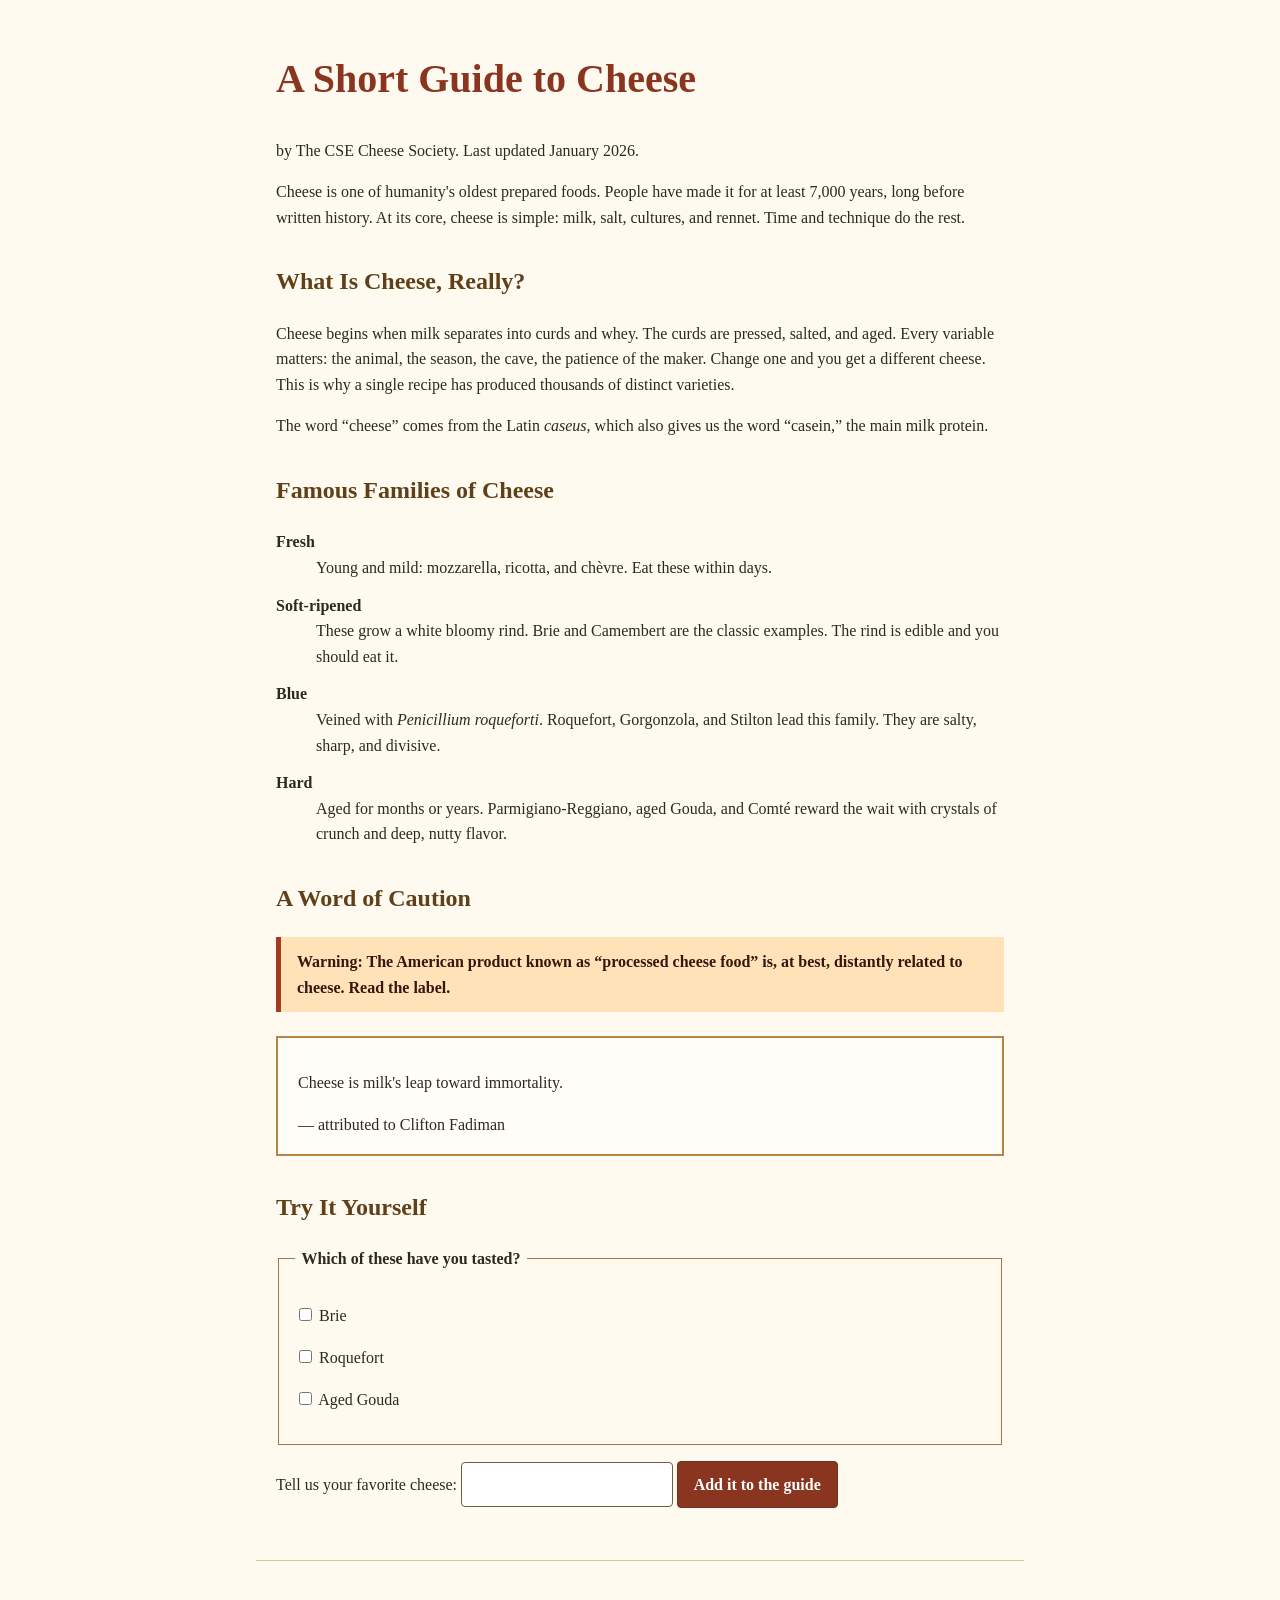
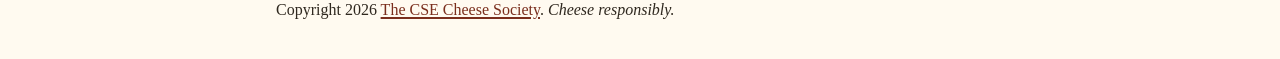
<file: part1/cheese.html>
<!doctype html>
<html lang="en">
<head>
  <meta charset="UTF-8">
  <meta name="viewport" content="width=device-width, initial-scale=1">
  <title>A Short Guide to Cheese</title>
  <link rel="stylesheet" href="cheese.css">
</head>
<body>
  <header>
    <h1>A Short Guide to Cheese</h1>
    <p>by The CSE Cheese Society. Last updated <time datetime="2026-01">January 2026</time>.</p>
  </header>

  <main>
    <article>
      <p>Cheese is one of humanity's oldest prepared foods. People have made
      it for at least 7,000 years, long before written history. At its core,
      cheese is simple: milk, salt, cultures, and rennet. Time and technique
      do the rest.</p>

      <section>
        <h2>What Is Cheese, Really?</h2>
        <p>Cheese begins when milk separates into curds and whey. The curds
        are pressed, salted, and aged. Every variable matters: the animal,
        the season, the cave, the patience of the maker. Change one and you
        get a different cheese. This is why a single recipe has produced
        thousands of distinct varieties.</p>
        <p>The word <q>cheese</q> comes from the Latin
        <span class="latin" lang="la">caseus</span>, which also gives us the word
        <q>casein,</q> the main milk protein.</p>
      </section>

      <section>
        <h2>Famous Families of Cheese</h2>

        <dl>
          <dt>Fresh</dt>
          <dd>Young and mild: mozzarella, ricotta, and
          <span lang="fr">chèvre</span>. Eat these within days.</dd>

          <dt>Soft-ripened</dt>
          <dd>These grow a white bloomy rind. Brie and Camembert are the
          classic examples. The rind is edible and you should eat it.</dd>

          <dt>Blue</dt>
          <dd>Veined with <span class="latin" lang="la">Penicillium
          roqueforti</span>. Roquefort, Gorgonzola, and Stilton lead this
          family. They are salty, sharp, and divisive.</dd>

          <dt>Hard</dt>
          <dd>Aged for months or years. Parmigiano-Reggiano, aged Gouda,
          and <span lang="fr">Comté</span> reward the wait with crystals
          of crunch and deep, nutty flavor.</dd>
        </dl>
      </section>

      <section>
        <h2>A Word of Caution</h2>
        <p id="warning">Warning: The American product known as
        <q>processed cheese food</q> is, at best, distantly related to
        cheese. Read the label.</p>

        <blockquote>
          <p>Cheese is milk's leap toward immortality.</p>
          <footer>— attributed to Clifton Fadiman</footer>
        </blockquote>
      </section>

      <section>
        <h2>Try It Yourself</h2>
        <form>
          <fieldset>
            <legend>Which of these have you tasted?</legend>
            <p><input type="checkbox" id="c-brie" name="tasted" value="brie">
               <label for="c-brie">Brie</label></p>
            <p><input type="checkbox" id="c-roquefort" name="tasted" value="roquefort">
               <label for="c-roquefort">Roquefort</label></p>
            <p><input type="checkbox" id="c-gouda" name="tasted" value="gouda">
               <label for="c-gouda">Aged Gouda</label></p>
          </fieldset>
          <p>
            <label for="fav">Tell us your favorite cheese:</label>
            <input type="text" id="fav" name="favorite">
            <button type="submit">Add it to the guide</button>
          </p>
        </form>
      </section>
    </article>
  </main>
  <footer>
    <p>Copyright 2026 <a href="https://example.com/cheese-society">The CSE
    Cheese Society</a>. <em>Cheese responsibly.</em></p>
  </footer>
</body>
</html>
</file>
<file: styles/main.css>
/* Shared HW3 portfolio styles. */

:root {
  --color-text: #172033;
  --color-background: #f4f7fb;
  --color-surface: #ffffff;
  --color-accent: #2457a7;
  --color-accent-dark: #173d78;
  --color-border: #cbd5e1;
  --font-body: Inter, ui-sans-serif, system-ui, -apple-system, BlinkMacSystemFont, "Segoe UI", sans-serif;
  --content-width: 68rem;
  --space-section: 3rem;
}

* {
  box-sizing: border-box;
}

html {
  background-color: var(--color-background);
}

body {
  min-height: 100vh;
  margin: 0;
  background-color: var(--color-background);
  color: var(--color-text);
  font-family: var(--font-body);
  font-size: 1rem;
  line-height: 1.65;
}

header,
main,
body > footer {
  width: min(100% - 3rem, var(--content-width));
  margin-inline: auto;
}

header {
  display: flex;
  align-items: center;
  justify-content: space-between;
  gap: 2rem;
  padding-block: 1.25rem;
  border-bottom: 0.1rem solid var(--color-border);
}

/* Child combinator: selects only the site-name paragraph directly inside the header. */
header > p {
  flex: 0 0 auto;
  margin: 0;
  font-size: 1.25rem;
  font-weight: 800;
}

header > p a {
  color: var(--color-text);
  text-decoration: none;
}

nav {
  min-width: 0;
}

nav > ul {
  display: flex;
  flex-wrap: wrap;
  justify-content: flex-end;
  gap: 0.35rem;
  margin: 0;
  padding: 0;
  list-style: none;
}

/* Descendant combinator: selects every navigation link inside nav. */
nav a {
  display: block;
  padding: 0.45em 0.8em;
  border-radius: 0.4rem;
  color: var(--color-text);
  font-weight: 650;
  text-decoration: none;
}

nav a:hover {
  background-color: #e0e9f8;
  color: var(--color-accent-dark);
}

/* Attribute selector: highlights the link for the page currently being viewed. */
nav a[aria-current="page"] {
  background-color: var(--color-accent);
  color: #ffffff;
}

nav a[aria-current="page"]:hover {
  background-color: var(--color-accent-dark);
  color: #ffffff;
}

main {
  padding-block: 3.5rem;
}

h1,
h2,
h3 {
  color: var(--color-text);
  line-height: 1.2;
}

h1 {
  margin: 0 0 1.25rem;
  font-size: 2.75rem;
  letter-spacing: -0.04rem;
}

h2 {
  margin: 0 0 1rem;
  font-size: 1.75rem;
}

h3 {
  margin: 1.5rem 0 0.6rem;
  font-size: 1.25rem;
}

p,
li,
dd,
dt,
label,
input,
textarea,
button {
  font-size: 1rem;
}

p {
  max-width: 72ch;
}

/* Adjacent sibling combinator: gives the introductory paragraph after h1 extra emphasis. */
h1 + p {
  max-width: 62ch;
  color: #37465f;
  font-size: 1.15rem;
}

section,
main > article,
main > div[role="group"] {
  margin-block: var(--space-section);
}

a {
  color: var(--color-accent);
  text-decoration-thickness: 0.1rem;
  text-underline-offset: 0.18rem;
}

a:hover {
  color: var(--color-accent-dark);
  text-decoration-thickness: 0.16rem;
}

a:focus,
button:focus,
input:focus,
textarea:focus,
select:focus,
audio:focus,
video:focus {
  outline: 0.2rem solid #d97706;
  outline-offset: 0.2rem;
}

section[aria-labelledby="selected-work"] {
  display: grid;
  grid-template-columns: repeat(2, minmax(0, 1fr));
  gap: 1.25rem;
}

section[aria-labelledby="selected-work"] > h2 {
  grid-column: 1 / -1;
}

section[aria-labelledby="selected-work"] > article,
project-summary,
main > div[role="group"] {
  padding: 1.5rem;
  border: 0.1rem solid var(--color-border);
  border-radius: 0.65rem;
  background-color: var(--color-surface);
  box-shadow: 0 0.45rem 1.2rem rgb(23 32 51 / 8%);
}

section[aria-labelledby="selected-work"] article h3,
main > article h2,
project-summary h2,
project-summary h3,
main > div[role="group"] h2 {
  margin-top: 0;
}

project-summary {
  display: block;
}

project-summary > dialog {
  position: static;
  width: 100%;
  margin: 0;
  padding: 1rem;
  border: 0;
  background-color: #eef3fb;
  color: var(--color-text);
}

figure {
  width: fit-content;
  max-width: 100%;
  margin: 1.5rem 0;
  padding: 1rem;
  border: 0.1rem solid var(--color-border);
  border-radius: 0.5rem;
  background-color: var(--color-surface);
}

figcaption {
  margin-top: 0.65rem;
  color: #46556e;
  font-size: 0.9rem;
}

img,
picture,
video,
iframe,
canvas {
  display: block;
  max-width: 100%;
}

img,
video {
  height: auto;
}

audio {
  max-width: 100%;
}

iframe {
  width: min(100%, 50rem);
  min-height: 34rem;
  border: 0.1rem solid var(--color-border);
  background-color: var(--color-surface);
}

fieldset {
  margin: 0;
  padding: 1.25rem;
  border: 0.1rem solid var(--color-border);
  border-radius: 0.5rem;
}

input,
textarea {
  max-width: 100%;
  padding: 0.6em 0.7em;
  border: 0.1rem solid #8897ad;
  border-radius: 0.35rem;
  background-color: var(--color-surface);
  color: var(--color-text);
  font-family: inherit;
}

textarea {
  width: min(100%, 36rem);
}

button {
  padding: 0.65em 1.1em;
  border: 0.1rem solid var(--color-accent-dark);
  border-radius: 0.4rem;
  background-color: var(--color-accent);
  color: #ffffff;
  font-family: inherit;
  font-weight: 700;
}

button:not(:disabled) {
  cursor: pointer;
}

body > footer {
  padding-block: 1.5rem;
  border-top: 0.1rem solid var(--color-border);
  color: #46556e;
}

body > footer p {
  margin: 0;
}

@media (max-width: 40rem) {
  header,
  main,
  body > footer {
    width: min(100% - 2rem, var(--content-width));
  }

  header {
    align-items: flex-start;
    flex-direction: column;
    gap: 0.75rem;
  }

  nav,
  nav > ul {
    width: 100%;
  }

  nav > ul {
    justify-content: flex-start;
  }

  nav a {
    padding: 0.5em 0.7em;
  }

  main {
    padding-block: 2.25rem;
  }

  h1 {
    font-size: 2.15rem;
  }

  h2 {
    font-size: 1.5rem;
  }

  section[aria-labelledby="selected-work"] {
    grid-template-columns: 1fr;
  }

  iframe {
    min-height: 28rem;
  }
}
</file>
<file: part1/cheese.css>
/*
  Wenqing Deng
  Repository: https://github.com/LornaDeng/cse134b-hw3

  Write the Part 1 styles for the rubric below this comment.
*/

* {
  box-sizing: border-box;
}

body {
  margin: 0;
  background-color: #fffaf0;
  color: #2f281f;
  font-family: Georgia, "Times New Roman", serif;
  line-height: 1.6;
}

header,
main,
body > footer {
  max-width: 48rem;
  margin-right: auto;
  margin-left: auto;
  padding: 1.25rem;
}

header {
  padding-bottom: 0;
}

main {
  padding-top: 0;
}

h1 {
  color: #7a2e1d;
  font-size: 2.5rem;
}

h2 {
  color: #5f4019;
  font-size: 1.5rem;
}

/*
  This selector has the same specificity as the earlier h1 selector.
  Because both selectors have the same specificity, this later color
  declaration wins due to source order.
*/
h1 {
  color: #8a351f;
}

.latin {
  font-style: italic;
}

#warning {
  padding: 0.75rem 1rem;
  border-left: 0.35rem solid #a33a24;
  background-color: #ffe2b8;
  color: #35170f;
  font-weight: 700;
}

section {
  margin-block: 2rem;
}

dt {
  font-weight: 700;
}

dd {
  margin-bottom: 0.75rem;
}

blockquote {
  margin: 1.5rem 0;
  padding: 1rem 1.25rem;
  border: 0.15rem solid #b68649;
  background-color: #fffdf7;
}

fieldset {
  padding: 1rem;
  border: 0.1rem solid #9b7951;
}

legend {
  padding-inline: 0.4rem;
  font-weight: 700;
}

input[type="text"] {
  max-width: 100%;
  padding: 0.55rem;
  border: 0.1rem solid #795b3a;
  border-radius: 0.25rem;
  font: inherit;
}

button {
  padding: 0.6em 1em;
  border: 0.1rem solid #71301f;
  border-radius: 0.25rem;
  background-color: #8a351f;
  color: #ffffff;
  font: inherit;
  font-weight: 700;
  cursor: pointer;
}

a {
  color: #7a2e1d;
  text-decoration-thickness: 0.1rem;
  text-underline-offset: 0.15rem;
}

a:hover {
  color: #b0472d;
  text-decoration-thickness: 0.18rem;
}

a:focus,
input:focus,
button:focus {
  outline: 0.2rem solid #1565c0;
  outline-offset: 0.2rem;
}

button:hover {
  background-color: #a8442a;
}

body > footer {
  border-top: 0.1rem solid #d8c3a5;
}
</file>
